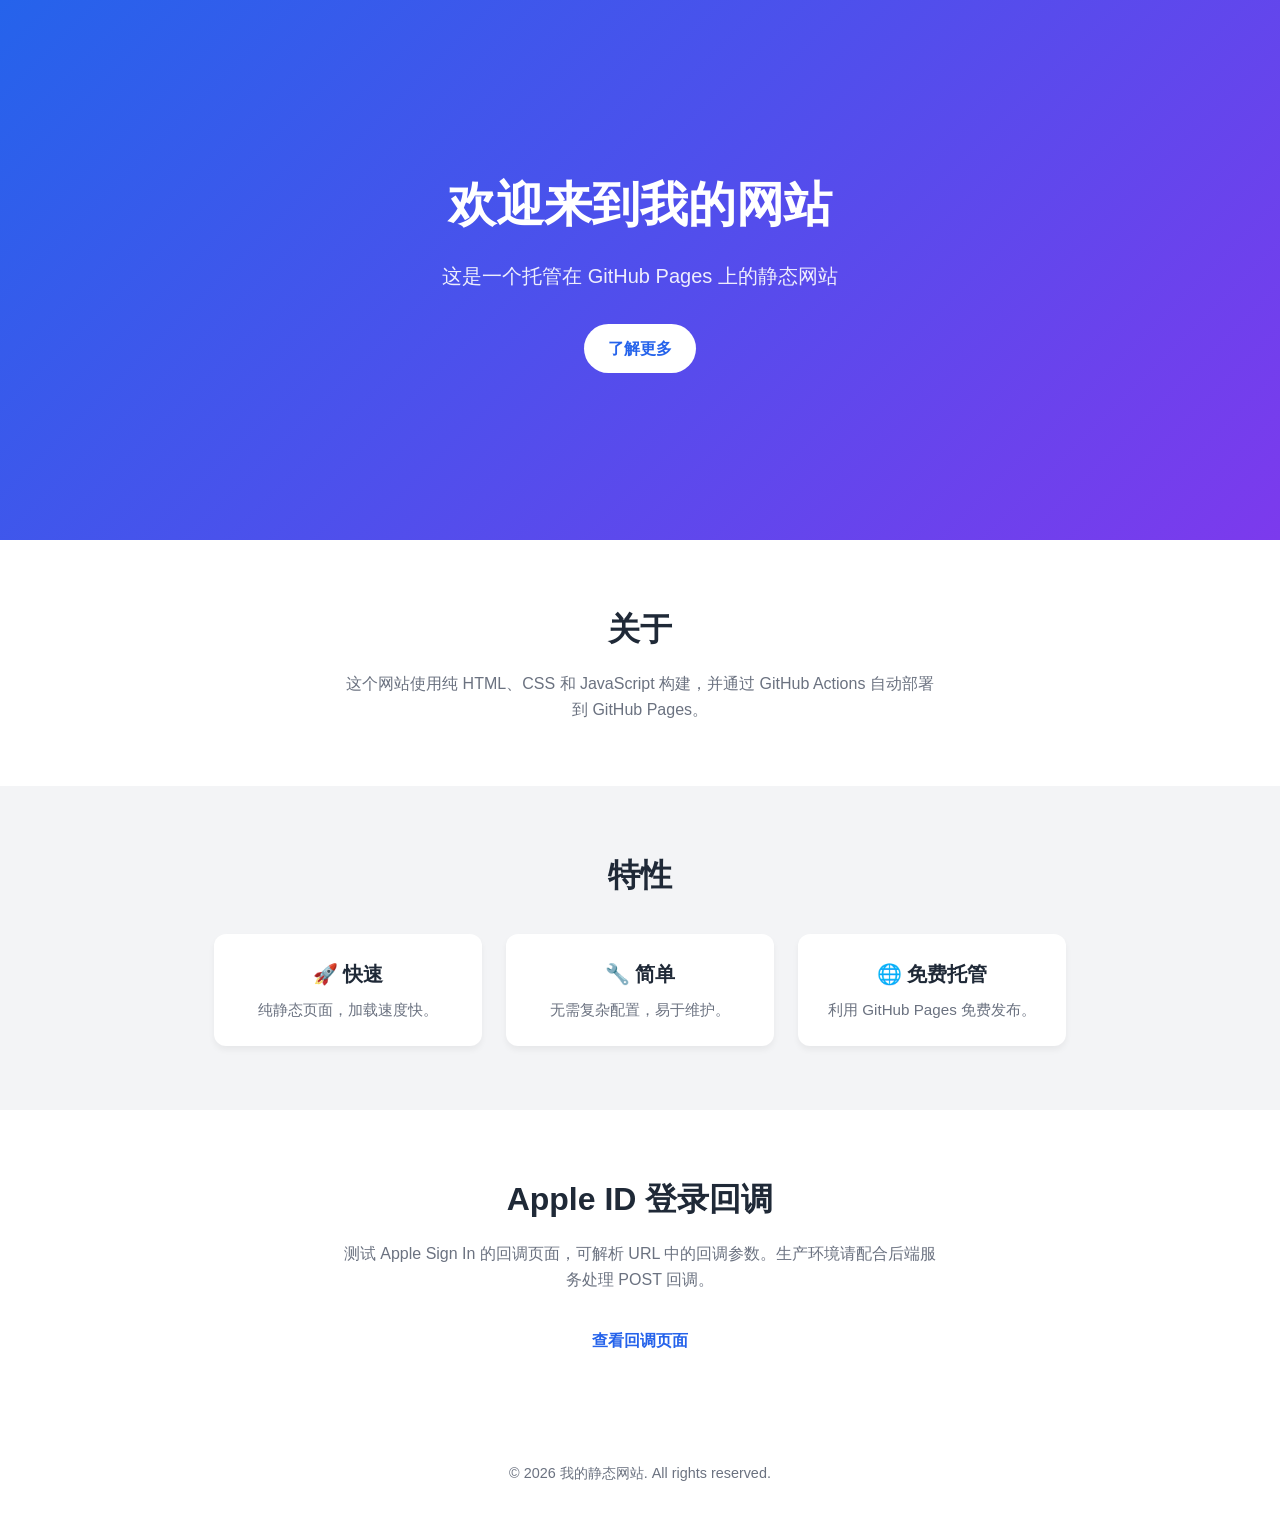
<file: index.html>
<!DOCTYPE html>
<html lang="zh-CN">
<head>
    <meta charset="UTF-8">
    <meta name="viewport" content="width=device-width, initial-scale=1.0">
    <title>我的静态网站</title>
    <link rel="stylesheet" href="style.css">
</head>
<body>
    <header class="hero">
        <div class="container">
            <h1>欢迎来到我的网站</h1>
            <p class="subtitle">这是一个托管在 GitHub Pages 上的静态网站</p>
            <a href="#about" class="btn">了解更多</a>
        </div>
    </header>

    <main>
        <section id="about" class="section">
            <div class="container">
                <h2>关于</h2>
                <p>这个网站使用纯 HTML、CSS 和 JavaScript 构建，并通过 GitHub Actions 自动部署到 GitHub Pages。</p>
            </div>
        </section>

        <section id="features" class="section section-alt">
            <div class="container">
                <h2>特性</h2>
                <div class="cards">
                    <article class="card">
                        <h3>🚀 快速</h3>
                        <p>纯静态页面，加载速度快。</p>
                    </article>
                    <article class="card">
                        <h3>🔧 简单</h3>
                        <p>无需复杂配置，易于维护。</p>
                    </article>
                    <article class="card">
                        <h3>🌐 免费托管</h3>
                        <p>利用 GitHub Pages 免费发布。</p>
                    </article>
                </div>
            </div>
        </section>

        <section id="apple-login" class="section">
            <div class="container">
                <h2>Apple ID 登录回调</h2>
                <p>测试 Apple Sign In 的回调页面，可解析 URL 中的回调参数。生产环境请配合后端服务处理 POST 回调。</p>
                <p style="margin-top: 1.5rem; text-align: center;">
                    <a href="callback.html" class="btn">查看回调页面</a>
                </p>
            </div>
        </section>
    </main>

    <footer class="footer">
        <div class="container">
            <p>&copy; <span id="year"></span> 我的静态网站. All rights reserved.</p>
        </div>
    </footer>

    <script src="script.js"></script>
</body>
</html>
</file>
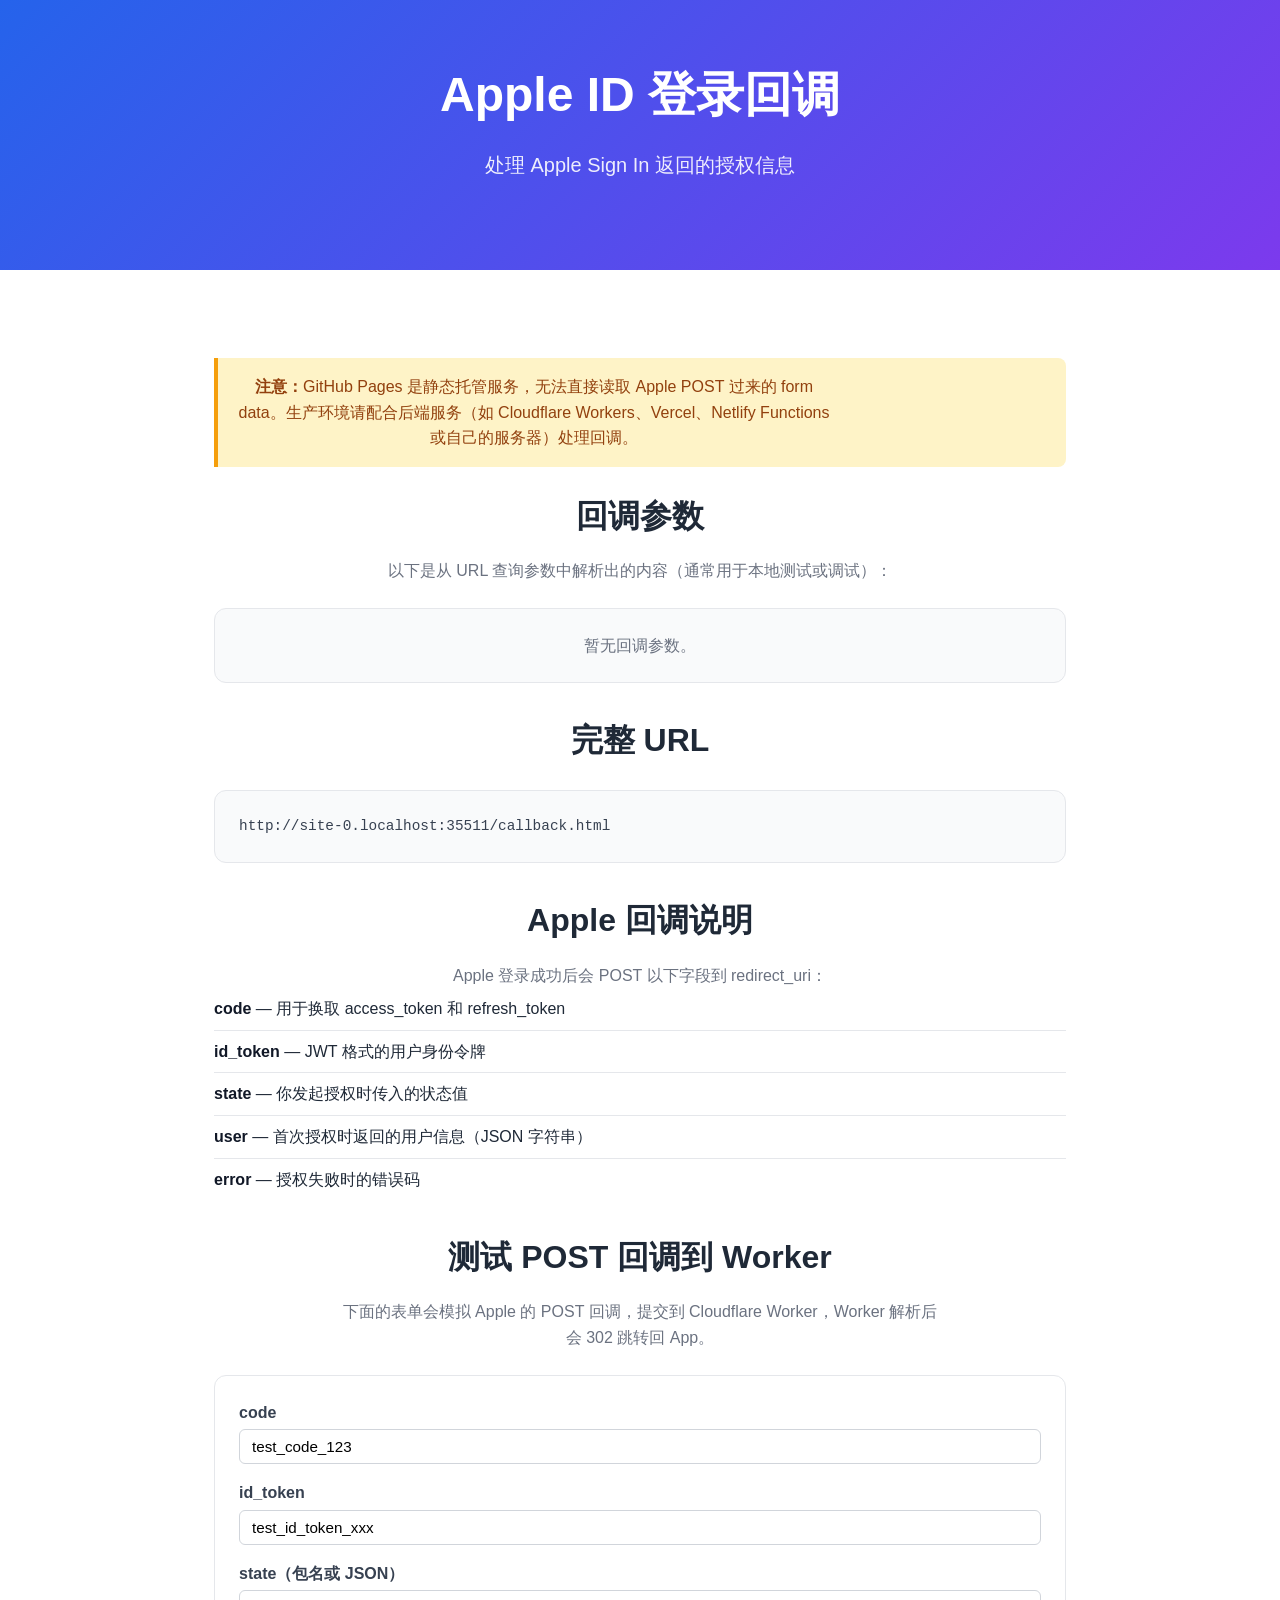
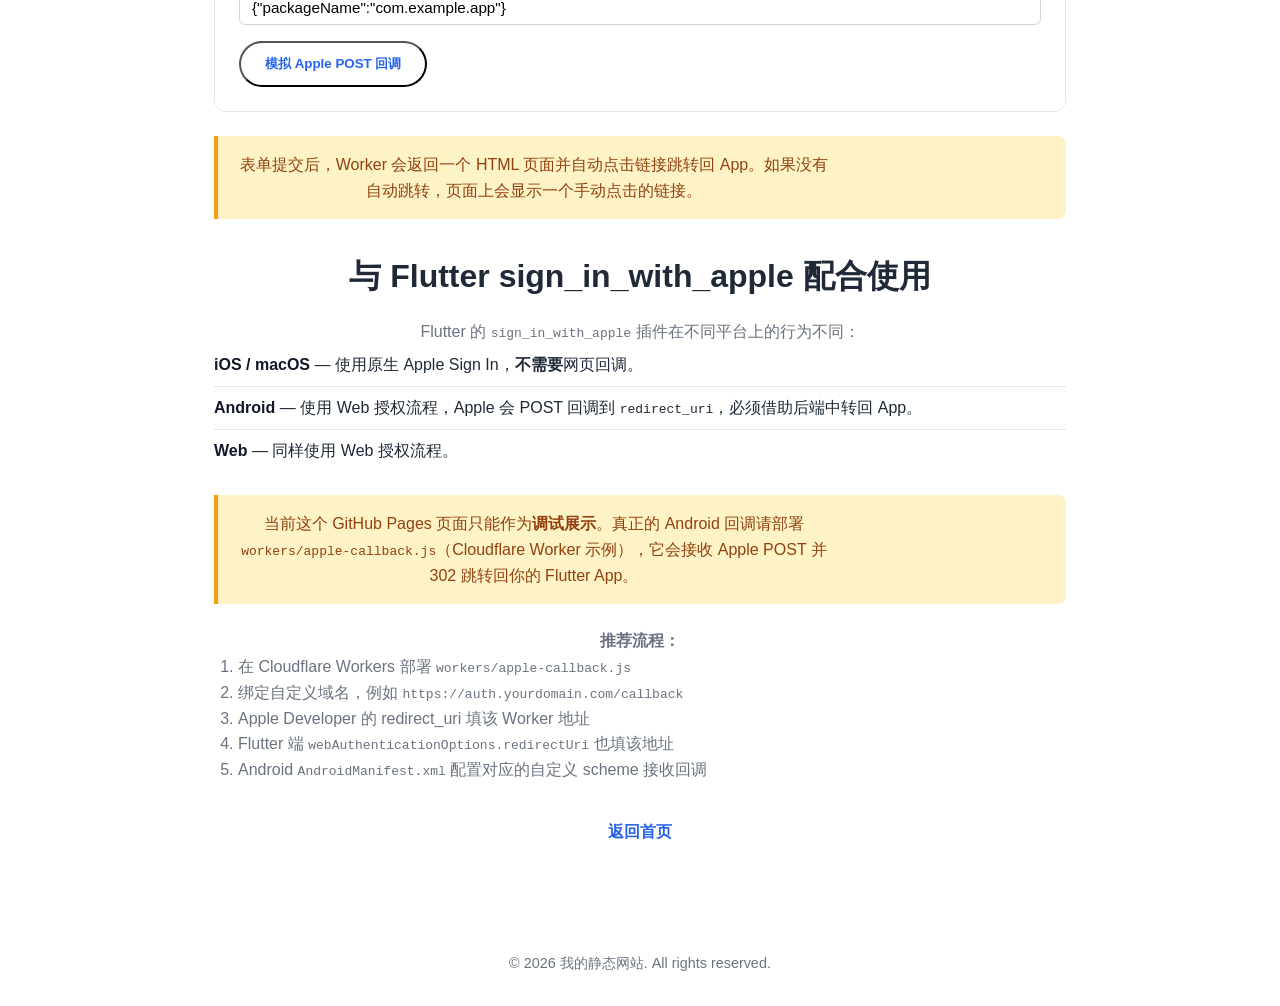
<file: callback.html>
<!DOCTYPE html>
<html lang="zh-CN">
<head>
    <meta charset="UTF-8">
    <meta name="viewport" content="width=device-width, initial-scale=1.0">
    <title>Apple ID 登录回调</title>
    <link rel="stylesheet" href="style.css">
    <style>
        .callback-box {
            background: #f9fafb;
            border: 1px solid #e5e7eb;
            border-radius: 0.75rem;
            padding: 1.5rem;
            margin-top: 1.5rem;
            overflow-x: auto;
        }
        .callback-box pre {
            margin: 0;
            font-size: 0.9rem;
            color: #374151;
        }
        .param-list {
            list-style: none;
            padding: 0;
        }
        .param-list li {
            padding: 0.5rem 0;
            border-bottom: 1px solid #e5e7eb;
        }
        .param-list li:last-child {
            border-bottom: none;
        }
        .param-key {
            font-weight: 600;
            color: #111827;
        }
        .param-value {
            color: #2563eb;
            word-break: break-all;
        }
        .notice {
            background: #fef3c7;
            border-left: 4px solid #f59e0b;
            padding: 1rem;
            margin: 1.5rem 0;
            border-radius: 0 0.5rem 0.5rem 0;
        }
        .notice p {
            margin: 0;
            color: #92400e;
        }
        .test-form {
            background: #fff;
            border: 1px solid #e5e7eb;
            border-radius: 0.75rem;
            padding: 1.5rem;
            margin-top: 1.5rem;
        }
        .form-group {
            margin-bottom: 1rem;
        }
        .form-group label {
            display: block;
            margin-bottom: 0.25rem;
            font-weight: 600;
            color: #374151;
        }
        .form-group input {
            width: 100%;
            padding: 0.5rem 0.75rem;
            border: 1px solid #d1d5db;
            border-radius: 0.375rem;
            font-size: 0.95rem;
        }
        .form-group input:focus {
            outline: none;
            border-color: var(--primary);
            box-shadow: 0 0 0 3px rgba(37, 99, 235, 0.1);
        }
    </style>
</head>
<body>
    <header class="hero" style="min-height: 30vh;">
        <div class="container">
            <h1>Apple ID 登录回调</h1>
            <p class="subtitle">处理 Apple Sign In 返回的授权信息</p>
        </div>
    </header>

    <main>
        <section class="section">
            <div class="container">
                <div class="notice">
                    <p><strong>注意：</strong>GitHub Pages 是静态托管服务，无法直接读取 Apple POST 过来的 form data。生产环境请配合后端服务（如 Cloudflare Workers、Vercel、Netlify Functions 或自己的服务器）处理回调。</p>
                </div>

                <h2>回调参数</h2>
                <p>以下是从 URL 查询参数中解析出的内容（通常用于本地测试或调试）：</p>

                <div id="params" class="callback-box">
                    <p>暂无回调参数。</p>
                </div>

                <h2 style="margin-top: 2rem;">完整 URL</h2>
                <div class="callback-box">
                    <pre id="full-url"></pre>
                </div>

                <h2 style="margin-top: 2rem;">Apple 回调说明</h2>
                <p>Apple 登录成功后会 POST 以下字段到 redirect_uri：</p>
                <ul class="param-list">
                    <li><span class="param-key">code</span> — 用于换取 access_token 和 refresh_token</li>
                    <li><span class="param-key">id_token</span> — JWT 格式的用户身份令牌</li>
                    <li><span class="param-key">state</span> — 你发起授权时传入的状态值</li>
                    <li><span class="param-key">user</span> — 首次授权时返回的用户信息（JSON 字符串）</li>
                    <li><span class="param-key">error</span> — 授权失败时的错误码</li>
                </ul>

                <h2 style="margin-top: 2rem;">测试 POST 回调到 Worker</h2>
                <p>下面的表单会模拟 Apple 的 POST 回调，提交到 Cloudflare Worker，Worker 解析后会 302 跳转回 App。</p>

                <form class="test-form" method="POST" action="https://guolong.press/callback">
                    <div class="form-group">
                        <label for="code">code</label>
                        <input type="text" id="code" name="code" value="test_code_123" required>
                    </div>
                    <div class="form-group">
                        <label for="id_token">id_token</label>
                        <input type="text" id="id_token" name="id_token" value="test_id_token_xxx">
                    </div>
                    <div class="form-group">
                        <label for="state">state（包名或 JSON）</label>
                        <input type="text" id="state" name="state" value='{"packageName":"com.example.app"}' required>
                    </div>
                    <button type="submit" class="btn">模拟 Apple POST 回调</button>
                </form>

                <div class="notice">
                    <p>表单提交后，Worker 会返回一个 HTML 页面并自动点击链接跳转回 App。如果没有自动跳转，页面上会显示一个手动点击的链接。</p>
                </div>

                <h2 style="margin-top: 2rem;">与 Flutter sign_in_with_apple 配合使用</h2>
                <p>Flutter 的 <code>sign_in_with_apple</code> 插件在不同平台上的行为不同：</p>
                <ul class="param-list">
                    <li><span class="param-key">iOS / macOS</span> — 使用原生 Apple Sign In，<strong>不需要</strong>网页回调。</li>
                    <li><span class="param-key">Android</span> — 使用 Web 授权流程，Apple 会 POST 回调到 <code>redirect_uri</code>，必须借助后端中转回 App。</li>
                    <li><span class="param-key">Web</span> — 同样使用 Web 授权流程。</li>
                </ul>

                <div class="notice">
                    <p>当前这个 GitHub Pages 页面只能作为<strong>调试展示</strong>。真正的 Android 回调请部署 <code>workers/apple-callback.js</code>（Cloudflare Worker 示例），它会接收 Apple POST 并 302 跳转回你的 Flutter App。</p>
                </div>

                <p><strong>推荐流程：</strong></p>
                <ol style="color: var(--text-light); margin-left: 1.5rem;">
                    <li>在 Cloudflare Workers 部署 <code>workers/apple-callback.js</code></li>
                    <li>绑定自定义域名，例如 <code>https://auth.yourdomain.com/callback</code></li>
                    <li>Apple Developer 的 redirect_uri 填该 Worker 地址</li>
                    <li>Flutter 端 <code>webAuthenticationOptions.redirectUri</code> 也填该地址</li>
                    <li>Android <code>AndroidManifest.xml</code> 配置对应的自定义 scheme 接收回调</li>
                </ol>

                <p style="margin-top: 1.5rem;">
                    <a href="index.html" class="btn">返回首页</a>
                </p>
            </div>
        </section>
    </main>

    <footer class="footer">
        <div class="container">
            <p>&copy; <span id="year"></span> 我的静态网站. All rights reserved.</p>
        </div>
    </footer>

    <script src="script.js"></script>
    <script>
        document.addEventListener('DOMContentLoaded', () => {
            const paramsContainer = document.getElementById('params');
            const fullUrl = document.getElementById('full-url');
            const url = new URL(window.location.href);
            const searchParams = url.searchParams;

            fullUrl.textContent = window.location.href;

            if (searchParams.toString()) {
                const list = document.createElement('ul');
                list.className = 'param-list';
                for (const [key, value] of searchParams.entries()) {
                    const li = document.createElement('li');
                    li.innerHTML = `<span class="param-key">${escapeHtml(key)}</span>: <span class="param-value">${escapeHtml(value)}</span>`;
                    list.appendChild(li);
                }
                paramsContainer.innerHTML = '';
                paramsContainer.appendChild(list);
            }
        });

        function escapeHtml(text) {
            const div = document.createElement('div');
            div.textContent = text;
            return div.innerHTML;
        }
    </script>
</body>
</html>
</file>
<file: style.css>
:root {
    --primary: #2563eb;
    --primary-dark: #1d4ed8;
    --text: #1f2937;
    --text-light: #6b7280;
    --bg: #ffffff;
    --bg-alt: #f3f4f6;
}

* {
    margin: 0;
    padding: 0;
    box-sizing: border-box;
}

body {
    font-family: -apple-system, BlinkMacSystemFont, "Segoe UI", Roboto, "Helvetica Neue", Arial, sans-serif;
    line-height: 1.6;
    color: var(--text);
    background: var(--bg);
}

.container {
    max-width: 900px;
    margin: 0 auto;
    padding: 0 1.5rem;
}

.hero {
    min-height: 60vh;
    display: flex;
    align-items: center;
    justify-content: center;
    text-align: center;
    background: linear-gradient(135deg, var(--primary), #7c3aed);
    color: #fff;
}

.hero h1 {
    font-size: 3rem;
    margin-bottom: 1rem;
}

.subtitle {
    font-size: 1.25rem;
    opacity: 0.9;
    margin-bottom: 2rem;
}

.btn {
    display: inline-block;
    padding: 0.75rem 1.5rem;
    background: #fff;
    color: var(--primary);
    text-decoration: none;
    border-radius: 9999px;
    font-weight: 600;
    transition: transform 0.2s, box-shadow 0.2s;
}

.btn:hover {
    transform: translateY(-2px);
    box-shadow: 0 10px 20px rgba(0, 0, 0, 0.15);
}

.section {
    padding: 4rem 0;
}

.section-alt {
    background: var(--bg-alt);
}

.section h2 {
    font-size: 2rem;
    margin-bottom: 1rem;
    text-align: center;
}

.section p {
    color: var(--text-light);
    text-align: center;
    max-width: 600px;
    margin: 0 auto;
}

.cards {
    display: grid;
    grid-template-columns: repeat(auto-fit, minmax(220px, 1fr));
    gap: 1.5rem;
    margin-top: 2rem;
}

.card {
    background: #fff;
    padding: 1.5rem;
    border-radius: 0.75rem;
    box-shadow: 0 4px 6px rgba(0, 0, 0, 0.05);
    text-align: center;
}

.card h3 {
    margin-bottom: 0.5rem;
    font-size: 1.25rem;
}

.card p {
    color: var(--text-light);
    font-size: 0.95rem;
}

.footer {
    text-align: center;
    padding: 2rem 0;
    color: var(--text-light);
    font-size: 0.9rem;
}

@media (max-width: 600px) {
    .hero h1 {
        font-size: 2rem;
    }

    .subtitle {
        font-size: 1rem;
    }
}
</file>
